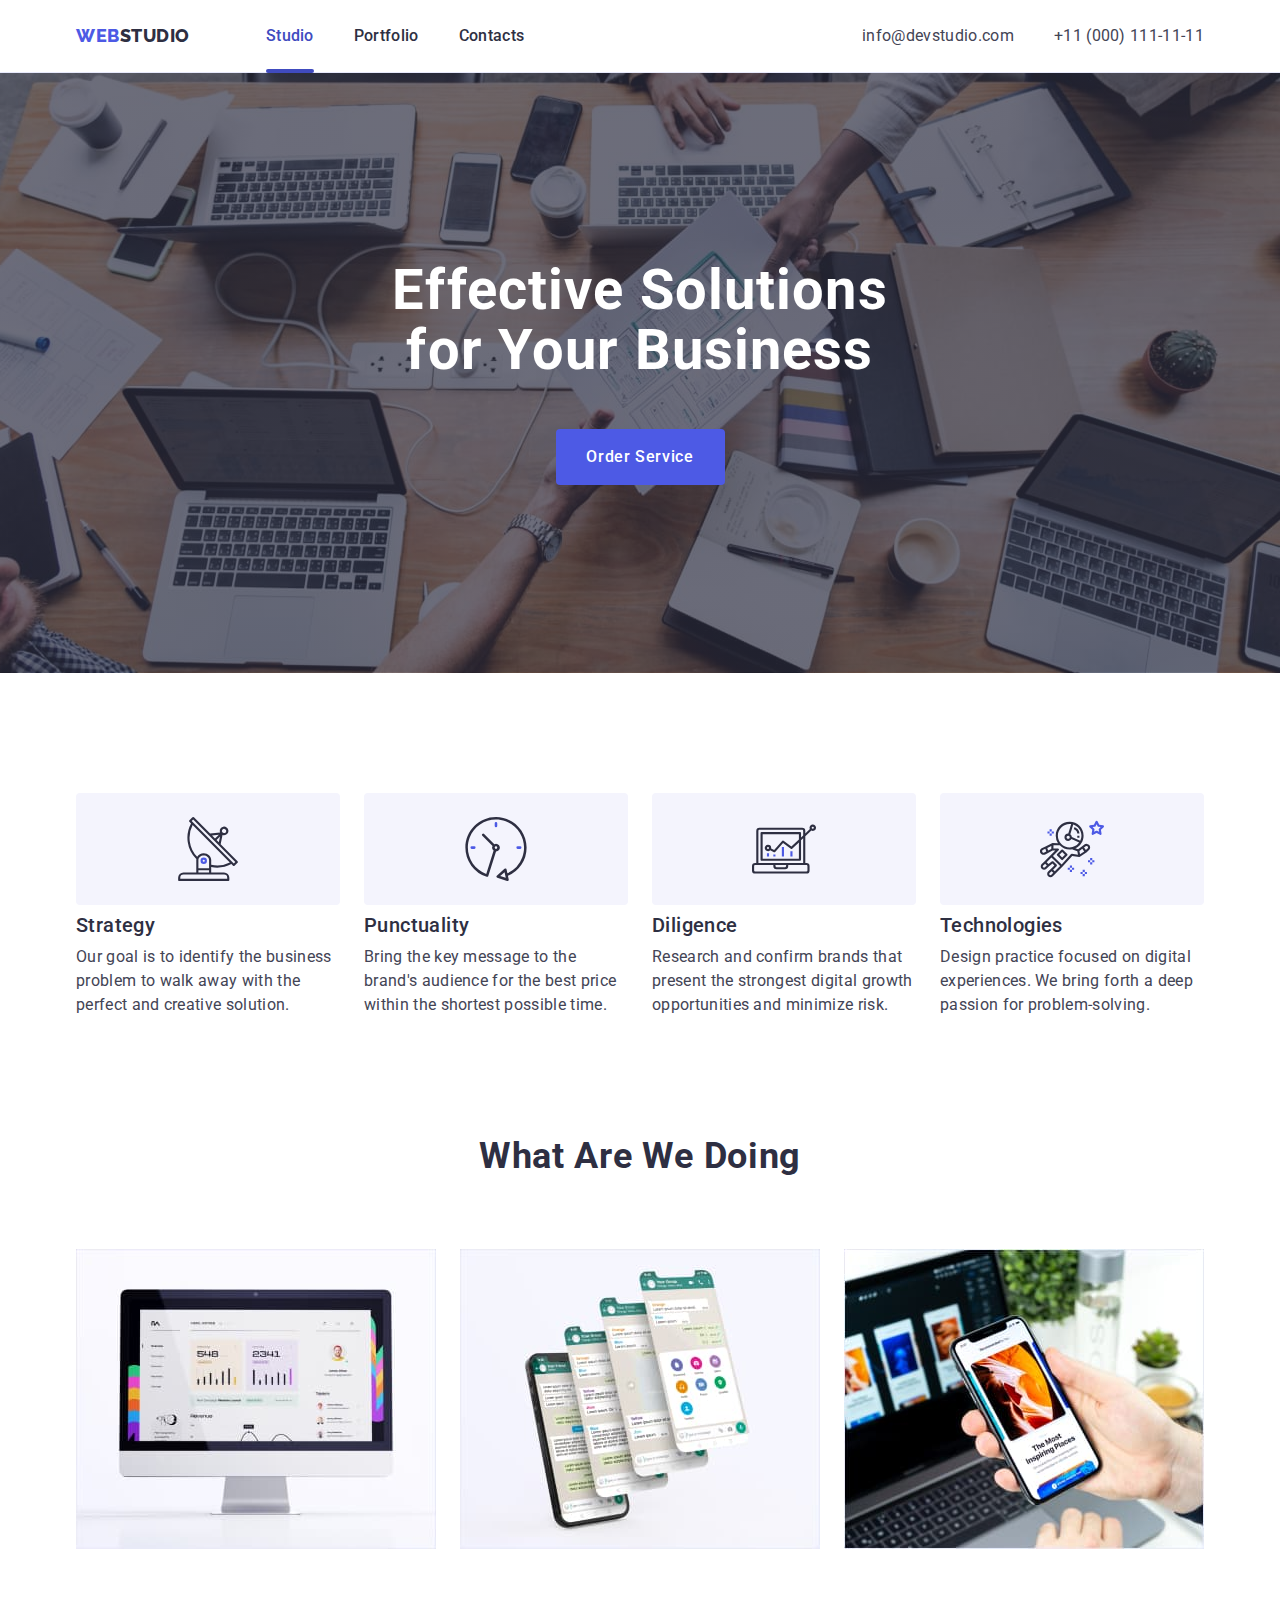
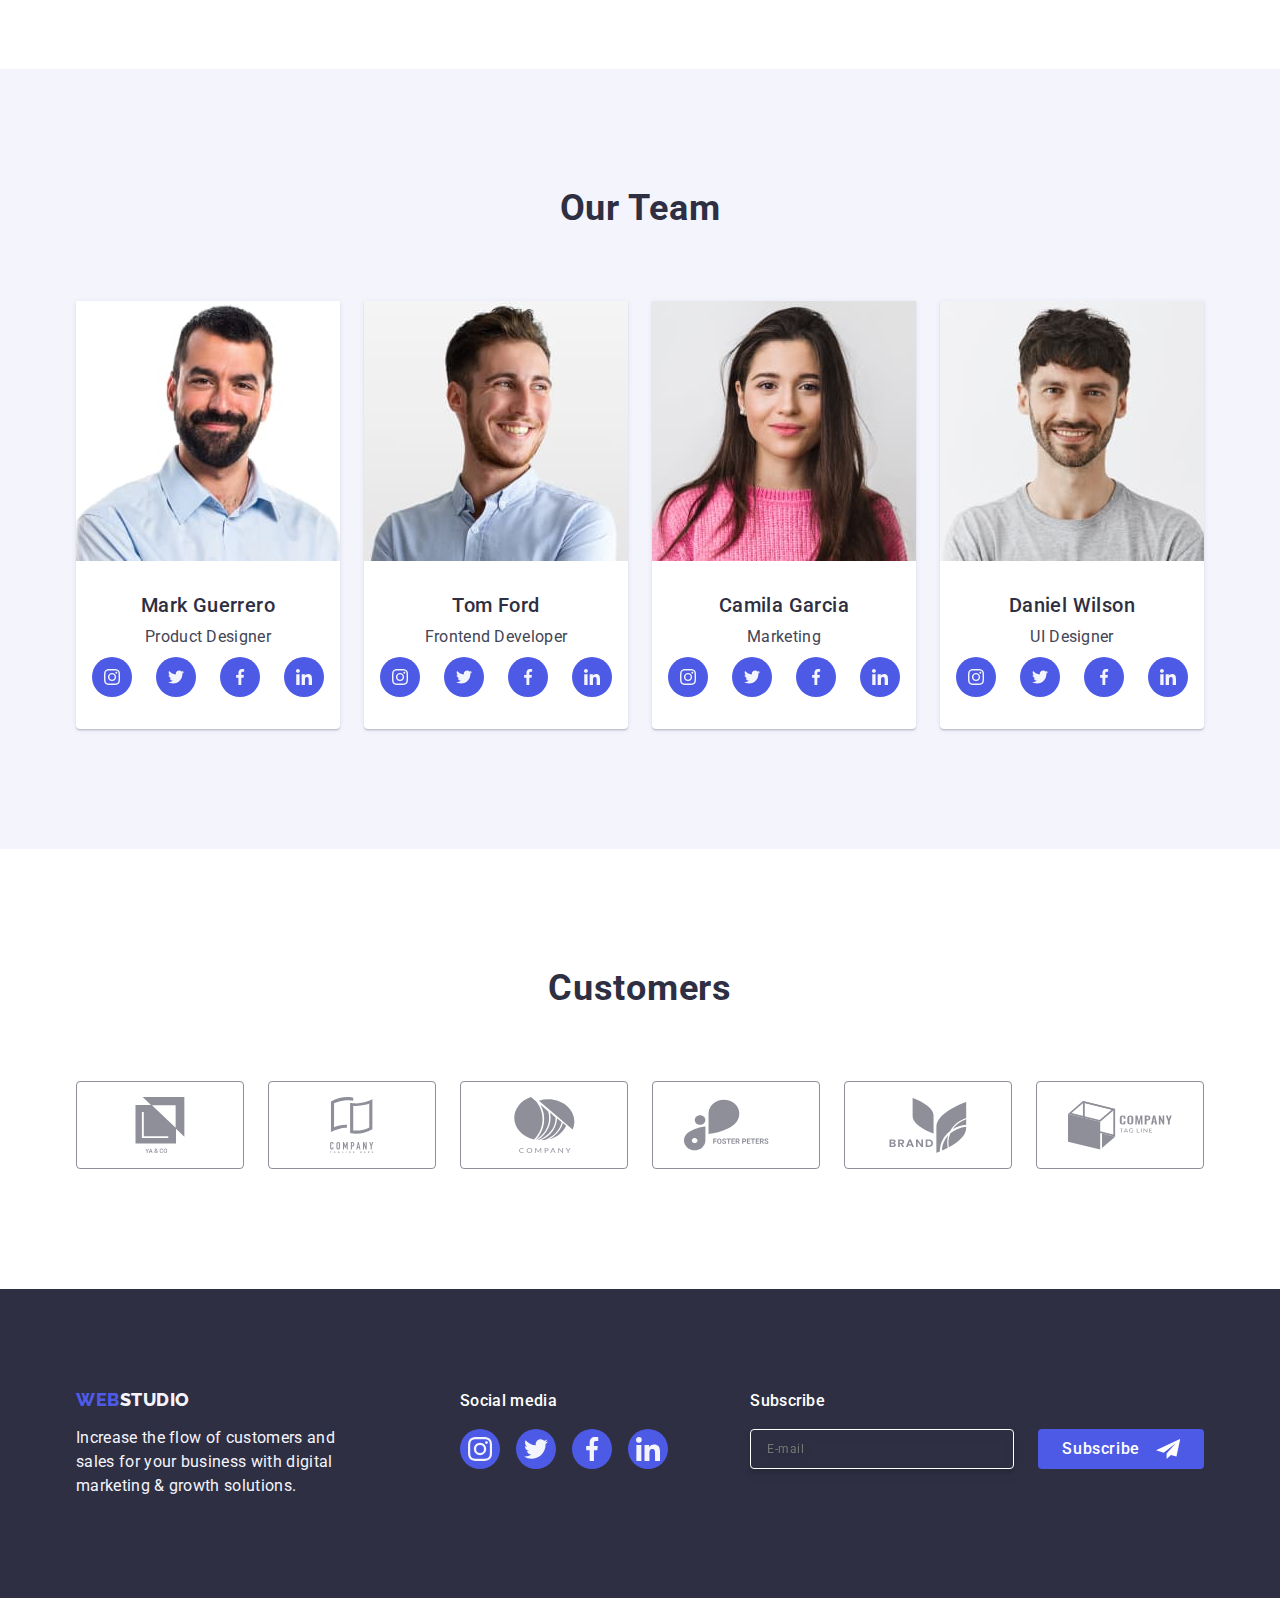
<file: index.html>
<!DOCTYPE html>
<html lang="en">
<head>
    <title>WebStudio</title>
    <meta charset="utf-8" />
    <!-- Fonts -->
    <link rel="preconnect" href="https://fonts.googleapis.com">
    <link rel="preconnect" href="https://fonts.gstatic.com" crossorigin><link rel="preconnect" href="https://fonts.googleapis.com">
    <link rel="preconnect" href="https://fonts.gstatic.com" crossorigin>
    <link href="https://fonts.googleapis.com/css2?family=Raleway:wght@800&family=Roboto:wght@400;500;700;900&display=swap" rel="stylesheet">

    <link rel="stylesheet" href="styles/modern-normalize.min.css" >
    <link rel="stylesheet" href="./styles/styles.css">
    <link rel="stylesheet" href="./css/styles.css">
  </head>



  <body>
    <!-- Service information-->
    <header class="header">
        <div class="header-div container">
          <nav class="nav">
            <a href="./index.html" class="header_logo link"
              >Web<span class="header_logo_black">Studio</span></a
            >
            <ul class="menu list">
              <li>
                <a href="./index.html" class="active menu-item link">Studio</a>
              </li>
              <li>
                <a href="./portfolio.html" class="menu-item link">Portfolio</a>
              </li>
              <li><a href="" class="menu-item link">Contacts</a></li>
            </ul>
          </nav>
          <address class="header-address">
            <ul class="address-list list">
                <li><a href="mailto:info@devstudio.com" class="contact-link">info@devstudio.com</a>
                </li>
                <li><a href="tel:+110001111111" class="contact-link" >+11 (000) 111-11-11</a>
                </li>
            </ul>
          </address>
        </div>
      </header>

    <main>
        <section class="headbox">
            <div class="container">
                <h1 class="head">Effective Solutions for Your Business</h1>
                <button type="button" class="order_button" data-modal-open> Order Service </button>
            </div>
        </section>


    <!-- Features -->


        <section class="benefits_feature">
            <div class="container">
                <h2 class="headline_features visually-hidden" hidden >Our Advantages</h2>
                <ul class="feature_item list">
                    <li class="feature_data"> 
                        <div class="feature_icon-container">
                            <svg class="feature_icons" width="64" height="64">
                            <use href="./images/icons.svg#icon-Icon-1"></use></svg>
                        </div>
                        <h3 class="features">Strategy</h3>
                        <p class="feature-line"> Our goal is to identify the business problem to walk away with the perfect and creative solution.</p>
                    </li>

                    <li class="feature_data">
                        <div class="feature_icon-container">
                            <svg class="feature_icons" width="64" height="64">
                            <use href="./images/icons.svg#icon-clock-1"></use></svg>
                        </div>
                        <h3 class="features">Punctuality</h3>
                        <p class="feature-line">Bring the key message to the brand's audience for the best price within the shortest possible time.</p>
                    </li>
                    <li class="feature_data">
                        <div class="feature_icon-container">
                            <svg class="feature_icons" width="64" height="64">
                            <use href="./images/icons.svg#icon-diagram-1"></use></svg>
                        </div>
                        <h3 class="features">Diligence</h3>
                        <p class="feature-line">Research and confirm brands that present the strongest digital growth opportunities and minimize risk.</p>
                    </li>
                    <li class="feature_data">
                        <div class="feature_icon-container">
                            <svg class="feature_icons" width="64" height="64">
                            <use href="./images/icons.svg#icon-astronaut-1"></use></svg>
                        </div>
                        <h3 class="features">Technologies</h3>
                        <p class="feature-line"> Design practice focused on digital experiences. We bring forth a deep passion for problem-solving.</p>
                    </li>
                </ul>
            </div>
        </section>

        

     <!-- Duties -->

        <section class="benefits_duties">
            <div class="container">
                <h2 class="headline_duties margin_duties">What are we doing</h2>
                <ul class="feature_item list">
                    <li class="team_data"><img src="./images/Rectangle71(1).jpg" alt="PC" width="360" height="300"></li>
                    <li class="team_data"><img src="./images/img2(1).jpg" alt="Phone screens" width="360" height="300"></li>
                    <li class="team_data"><img src="./images/img3(1).jpg" alt="Phone in hand" width="360" height="300"></li>
                </ul>
            </div>
        </section>

    <!-- Team-info -->

        <section class="team_section">
            <div class="container">
                <h2 class="headline_team margin_team">Our Team</h2>
                <ul class="team_item list">
                    <li class="team_color"><img class="studio_img" src="./images/img(1).jpg"  alt="Product Designer" width="264" height="260">
                        <div class="team_wrapper">
                            <h3 class="team_line">Mark Guerrero</h3>
                            <p class="team_par">Product Designer</p>
                            <ul class="social_media_list list">
                                <li class="social-media-item">
                                    <a class="social-media-link" href="">
                                        <svg class="social-media-icon" width="16" height="16">
                                        <use href="./images/icons.svg#icon-instagram-2"></use></svg>
                                    </a>
                                </li>
                                <li class="social-media-item">
                                    <a class="social-media-link" href="">
                                        <svg class="social-media-icon" width="16" height="16">
                                        <use href="./images/icons.svg#icon-twitter-1"></use></svg>
                                    </a>
                                </li>
                                <li class="social-media-item">
                                    <a class="social-media-link" href="">
                                        <svg class="social-media-icon" width="16" height="16">
                                        <use href="./images/icons.svg#icon-facebook-1"></use></svg>
                                    </a>
                                </li>
                                <li class="social-media-item">
                                    <a class="social-media-link" href="">
                                        <svg class="social-media-icon" width="16" height="16">
                                        <use href="./images/icons.svg#icon-linkedin-1"></use></svg>
                                    </a>
                                </li>
                            </ul>
                        </div>
                    </li>
                    <li class="team_color"><img class="studio_img" src="./images/img(1)(1).jpg" alt="Frontend Developer" width="264" height="260">
                        <div class="team_wrapper">
                            <h3 class="team_line">Tom Ford</h3>
                            <p class="team_par">Frontend Developer</p>
                            <ul class="social_media_list list">
                                <li class="social-media-item">
                                    <a class="social-media-link" href="">
                                        <svg class="social-media-icon" width="16" height="16">
                                        <use href="./images/icons.svg#icon-instagram-2"></use></svg>
                                    </a>
                                </li>
                                <li class="social-media-item">
                                    <a class="social-media-link" href="">
                                        <svg class="social-media-icon" width="16" height="16">
                                        <use href="./images/icons.svg#icon-twitter-1"></use></svg>
                                    </a>
                                </li>
                                <li class="social-media-item">
                                    <a class="social-media-link" href="">
                                        <svg class="social-media-icon" width="16" height="16">
                                        <use href="./images/icons.svg#icon-facebook-1"></use></svg>
                                    </a>
                                </li>
                                <li class="social-media-item">
                                    <a class="social-media-link" href="">
                                        <svg class="social-media-icon" width="16" height="16">
                                        <use href="./images/icons.svg#icon-linkedin-1"></use></svg>
                                    </a>
                                </li>
                            </ul>
                        </div>
                    </li>

                    <li class="team_color"><img class="studio_img" src="./images/img(2)(1).jpg" alt="Marketing" width="264" height="260">
                        <div class="team_wrapper">
                            <h3 class="team_line">Camila Garcia</h3>
                            <p class="team_par">Marketing</p>
                            <ul class="social_media_list list">
                                <li class="social-media-item">
                                    <a class="social-media-link" href="">
                                        <svg class="social-media-icon" width="16" height="16">
                                        <use href="./images/icons.svg#icon-instagram-2"></use></svg>
                                    </a>
                                </li>
                                <li class="social-media-item">
                                    <a class="social-media-link" href="">
                                        <svg class="social-media-icon" width="16" height="16">
                                        <use href="./images/icons.svg#icon-twitter-1"></use></svg>
                                    </a>
                                </li>
                                <li class="social-media-item">
                                    <a class="social-media-link" href="">
                                        <svg class="social-media-icon" width="16" height="16">
                                        <use href="./images/icons.svg#icon-facebook-1"></use></svg>
                                    </a>
                                </li>
                                <li class="social-media-item">
                                    <a class="social-media-link" href="">
                                        <svg class="social-media-icon" width="16" height="16">
                                        <use href="./images/icons.svg#icon-linkedin-1"></use></svg>
                                    </a>
                                </li>
                            </ul>
                        </div>
                    </li>
                    
                    <li class="team_color"><img class="studio_img" src="./images/img(3)(1).jpg" alt="UI Designer" width="264" height="260">
                        <div class="team_wrapper">
                             <h3 class="team_line">Daniel Wilson</h3>
                            <p class="team_par">UI Designer</p>
                            <ul class="social_media_list list">
                                <li class="social-media-item">
                                    <a class="social-media-link" href="">
                                        <svg class="social-media-icon" width="16" height="16">
                                        <use href="./images/icons.svg#icon-instagram-2"></use></svg>
                                    </a>
                                </li>
                                <li class="social-media-item">
                                    <a class="social-media-link" href="">
                                        <svg class="social-media-icon" width="16" height="16">
                                        <use href="./images/icons.svg#icon-twitter-1"></use></svg>
                                    </a>
                                </li>
                                <li class="social-media-item">
                                    <a class="social-media-link" href="">
                                        <svg class="social-media-icon" width="16" height="16">
                                        <use href="./images/icons.svg#icon-facebook-1"></use></svg>
                                    </a>
                                </li>
                                <li class="social-media-item">
                                    <a class="social-media-link" href="">
                                        <svg class="social-media-icon" width="16" height="16">
                                        <use href="./images/icons.svg#icon-linkedin-1"></use></svg>
                                    </a>
                                </li>
                            </ul>
                        </div>
                    </li>
                </ul>
            </div>
        </section>

        <section class="benefits_feature">
            <div class="container">
                <h2 class="headline_team margin_team">Customers</h2>
                <ul class="feature_item list">
                    <li class="company-logo-item">
                        <a class="company-link" href="">
                            <svg class="company-item" width="104" height="56">
                            <use href="./images/icons.svg#icon-Logo"></use></svg>
                        </a>
                    </li>
                    <li class="company-logo-item">
                        <a class="company-link" href="">
                            <svg class="company-item" width="104" height="56">
                                <use href="./images/icons.svg#icon-group"></use></svg>
                        </a>
                    </li>
                    <li class="company-logo-item">
                        <a class="company-link" href="">
                            <svg class="company-item" width="104" height="56">
                            <use href="./images/icons.svg#icon-group-1"></use></svg>
                        </a>
                    </li>
                    <li class="company-logo-item">
                        <a class="company-link" href="">
                            <svg class="company-item" width="104" height="56">
                            <use href="./images/icons.svg#icon-group-2"></use></svg>
                        </a>
                    </li>
                    <li class="company-logo-item">
                        <a class="company-link" href="">
                            <svg class="company-item" width="104" height="56">
                            <use href="./images/icons.svg#icon-group-3"></use></svg>
                        </a>
                    </li>
                    <li class="company-logo-item">
                        <a class="company-link" href="">
                            <svg class="company-item" width="104" height="56">
                            <use href="./images/icons.svg#icon-group-4"></use></svg>
                        </a>
                    </li>
                </ul>
            </div>
        </section>

    </main>

    <!-- Footer -->


    <footer class="footer_section">
        <div class="footer-container container">
            <div class="footer-logo-container">
                <a class="footer_logo link" href="./index.html"> Web<span class="footer_logo_white">Studio</span></a>
                <p class="footer_line">Increase the flow of customers and sales for your business with digital marketing & growth solutions.</p>
            </div>
            <div class="footer-medias-container ">
                <p class="footer-text">Social media</p>
                <ul class="footer-list list">
                    <li class="social-media-item">
                        <a class="social-link-footer" href="">
                                <svg class="social_icons" width="24" height="24">
                                <use href="./images/icons.svg#icon-instagram-2"></use></svg>
                        </a>
                    </li>
                    <li class="social-media-item">
                        <a class="social-link-footer" href="">
                                <svg class="social_icons" width="24" height="24">
                                <use href="./images/icons.svg#icon-twitter-1"></use></svg>
                        </a>
                    </li>
                    <li class="social-media-item">
                        <a class="social-link-footer" href="">
                                <svg class="social_icons" width="24" height="24">
                                <use href="./images/icons.svg#icon-facebook-1"></use></svg>
                            
                        </a>
                    </li>
                    <li class="social-media-item">
                        <a class="social-link-footer" href="">
                                <svg class="social_icons" width="24" height="24">
                                <use href="./images/icons.svg#icon-linkedin-1"></use></svg>
                        </a>
                    </li>
                </ul>
            </div>
            <div class="footer-form-container">
                <p class="footer-text">Subscribe</p>
                <form class="footer-form">
                    <label class="footer-field">
                        <input class="footer-input" type="email" name="email" placeholder="E-mail" />
                    </label>
                    <button type="submit" class="footer-subscribe-btn">
                        Subscribe
                        <svg class="footer-subscribe-icon" width="24" height="24">
                            <use href="./images/icons.svg#icon-plane"></use>
                        </svg>
                    </button>
                </form>
            </div>
        </div>
    </footer>

    <!-- Modal Window -->
    <div class="backdrop is-hidden" data-modal>
        <div class="modal">        
            <button type="button" class="modal-btn" data-modal-close>
                <svg class="modal-icon" width="8" height="8">
                <use href="./images/icons.svg#icon-close-black-18dp-2-1"></use></svg>
            </button>

        <p class="form-title">Leave your contacts and we will call you back</p>

        <form class="form-wrapper" name="client-name" autocomplete="off">

        <div class="form-container">
            <label class="form-label"  for="user-name">Name</label>
            <div class="form-wrapper"> 
                <input class="form-input" type="text" id="user-name" name="user-name">
                <svg class="icon-modal" width="18" height="24">
                <use href="./images/icons.svg#icon-person-black"></use></svg>
            </div>
        </div>

        <div class="form-container">
            <label class="form-label" for="tel"> Phone </label>
            <div class="form-wrapper">
                <input class="form-input" type="text" name="phone" id="tel">
                <svg class="icon-modal" width="18" height="24">
                <use href="./images/icons.svg#icon-phone"></use></svg>
            </div>
        </div>

        <div class="form-container">
        <label class="form-label" for="email">Email </label>
        <div class="form-wrapper">
        <input class="form-input" type="text" name="email" id="email">
        <svg class="icon-modal" width="18" height="24">
            <use href="./images/icons.svg#icon-convert">
            </use>
        </svg>
        </div>
  </div>

  <div class="form-comment">
      <label class="form-label" for="user-comment"> Comment</label> 
      <textarea class="form-input-comment" name="user-comment" placeholder="Text input" id="user-comment">
      </textarea>
  </div>

      <div class="form-privacy">
        <input class="checkbox visually-hidden" type="checkbox" value="true"  id="user-privacy" name="user-privacy">
        <label class="checkbox-text" for="user-privacy" >
          <span class="checkbox-prop">
            <svg class="checkbox-icon" width="10" height="8">
              <use href="./images/icons.svg#icon-bird">
              </use>
            </svg>
          </span>  
          I accept the terms and conditions of the <a href="" class="checkbox-text-link">Privacy Policy</a>
        </label>
    </div>

    <button class="form-button" type="submit">Send</button>
  
    </form>
    </div>

</div>



    

    <script src="./js/modal.js"></script>
  </body>
</html>
</file>
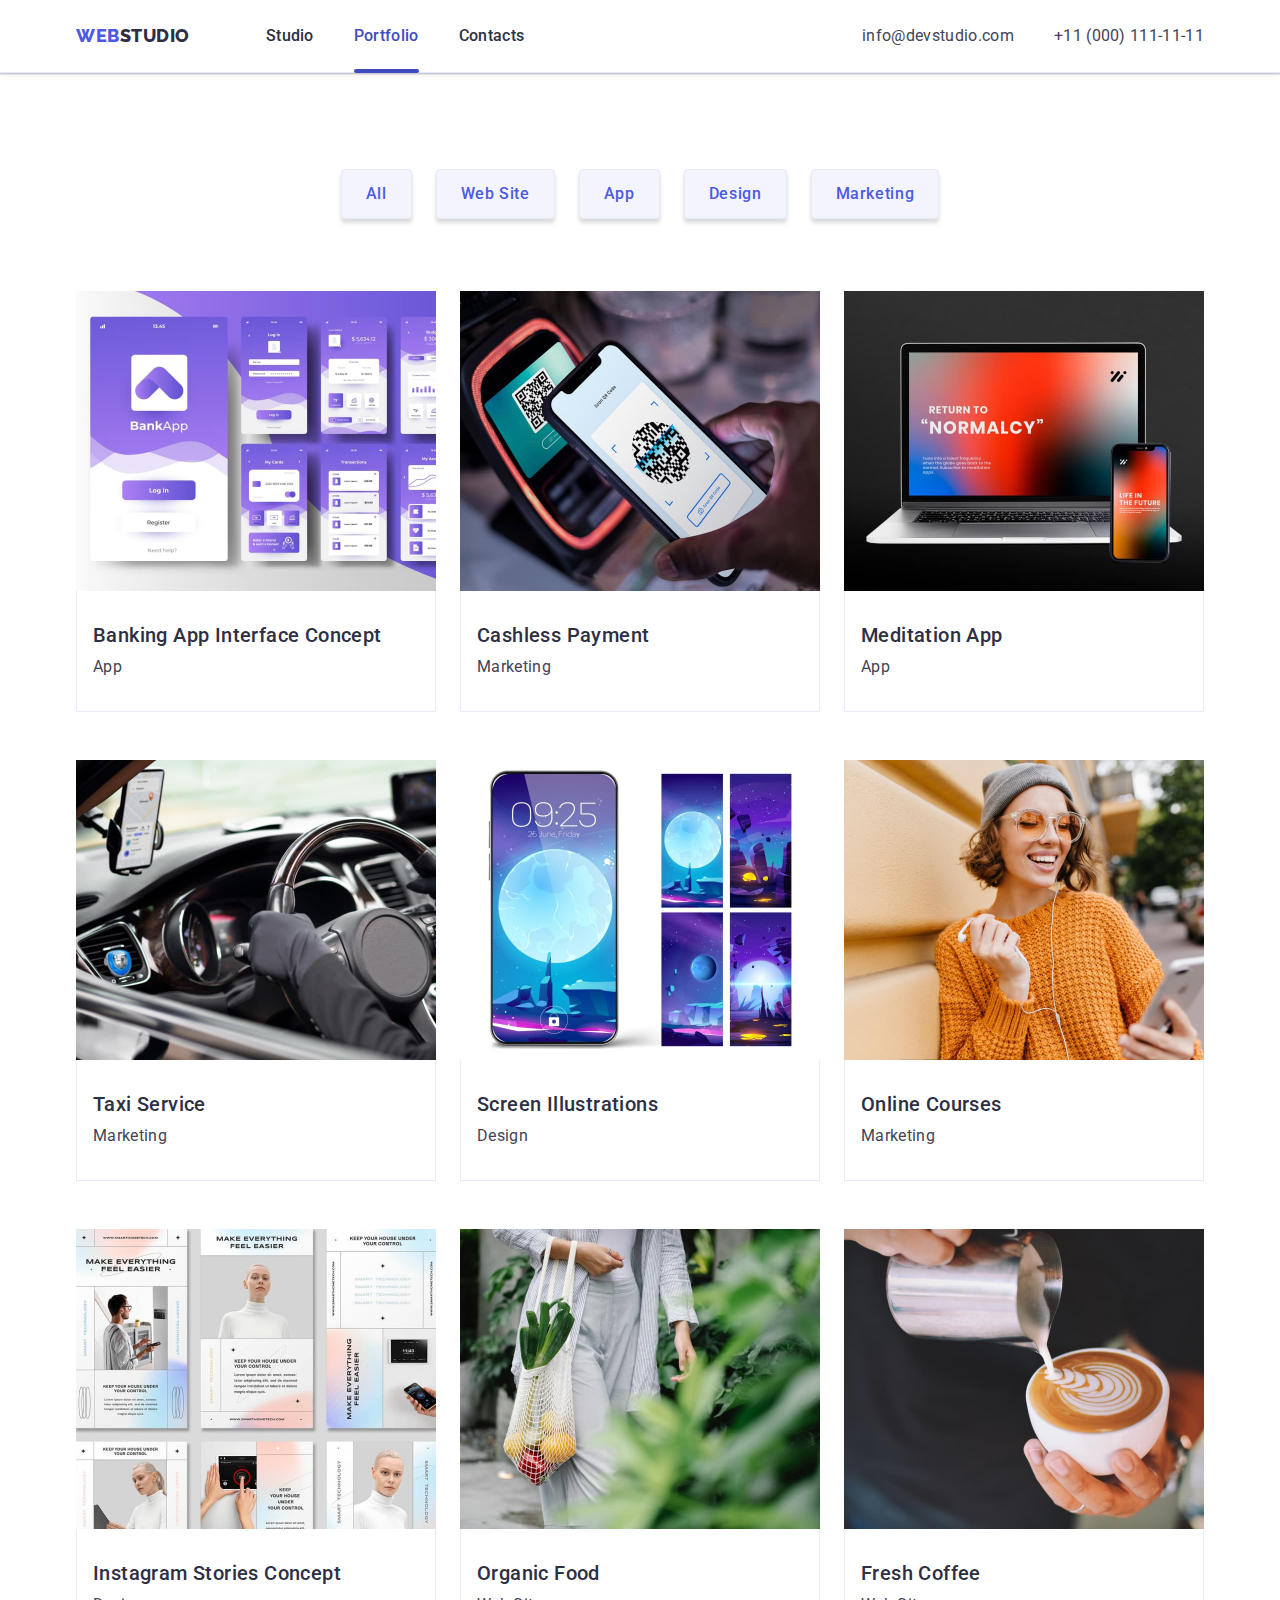
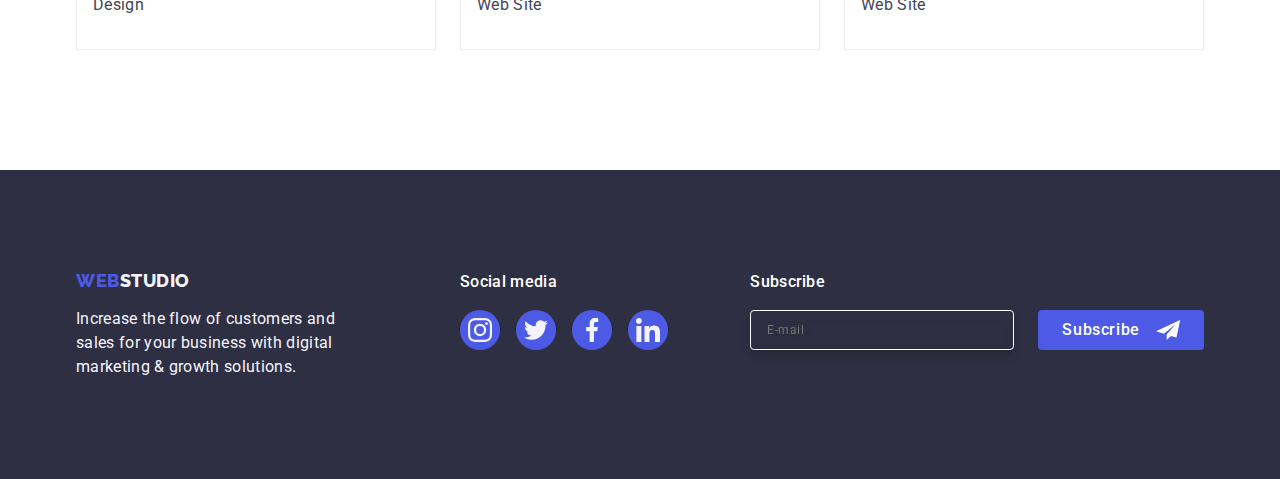
<file: portfolio.html>
<!DOCTYPE html>
<html lang="en">

<head>
    <title>WebStudio</title>
    <meta charset="utf-8" />
    <!-- Fonts -->
    <link rel="preconnect" href="https://fonts.googleapis.com">
    <link rel="preconnect" href="https://fonts.gstatic.com" crossorigin><link rel="preconnect" href="https://fonts.googleapis.com">
    <link rel="preconnect" href="https://fonts.gstatic.com" crossorigin>
    <link href="https://fonts.googleapis.com/css2?family=Raleway:wght@800&family=Roboto:wght@400;500;700;900&display=swap" rel="stylesheet">

    <link rel="stylesheet" href="styles/modern-normalize.min.css" >
    <link rel="stylesheet" href="./styles/styles.css">
    <link rel="stylesheet" href="./css/styles.css">
  </head>


<body>
    <!-- Service information-->
    <header class="header">
        <div class="header-div container">
          <nav class="nav">
            <a href="./index.html" class="header_logo link"
              >Web<span class="header_logo_black">Studio</span></a
            >
            <ul class="menu list">
              <li>
                <a href="./index.html" class="menu-item link">Studio</a>
              </li>
              <li>
                <a href="./portfolio.html" class="active menu-item link">Portfolio</a>
              </li>
              <li><a href="" class="menu-item link">Contacts</a></li>
            </ul>
          </nav>
          <address class="header-address">
            <ul class="address-list list">
                <li><a href="mailto:info@devstudio.com" class="contact-link">info@devstudio.com</a>
                </li>
                <li><a href="tel:+110001111111" class="contact-link" >+11 (000) 111-11-11</a>
                </li>
            </ul>
          </address>
        </div>
      </header>

    <main>

        <!-- Offer -->


        <section class="offer">
            <div class="container">
                <h1 class="visually-hidden">Portfolio</h1>
                <ul class="menu_button_line list">
                    <li><button type="button" class="menu_button">All</button></li>
                    <li><button type="button" class="menu_button">Web Site</button></li>
                    <li><button type="button" class="menu_button">App</button></li>
                    <li><button type="button" class="menu_button">Design</button></li>
                    <li><button type="button" class="menu_button">Marketing</button></li>
                </ul>

                <ul class="portfolio_item list">

                        
                    <li class="portfolio_data">
                        <a class="portfolio_link link" href="#">
                                    
                            <div class="pj-wrapper">
                                <img  src="./images/1.jpg" alt="Banking App Interface Concept" width="360" height="300">
                                <p class="overlay-text">
                                    14 Stylish and User-Friendly App Design Concepts · Task
                                    Manager App · Calorie Tracker App · Exotic Fruit Ecommerce
                                    App · Cloud Storage App
                                </p>
                            </div>

                            <div class="wrapper_portfolio">

                                <h2 class="offer_line">Banking App Interface Concept</h2>
                                <p class="offer_exp">App</p>

                            </div>
                        </a>
                    </li>       

                                     
                       
                    <li class="portfolio_data">
                        <a class="portfolio_link link" href="#">

                            <div class="pj-wrapper">
                                <img src="./images/2.jpg" alt="Cashless Payment" width="360" height="300">
                                <p class="overlay-text">
                                    14 Stylish and User-Friendly App Design Concepts · Task
                                    Manager App · Calorie Tracker App · Exotic Fruit Ecommerce
                                    App · Cloud Storage App
                                </p>
                            </div>
                            <div class="wrapper_portfolio">

                                <h2 class="offer_line">Cashless Payment</h2>
                                <p class="offer_exp">Marketing</p>     

                            </div>
                        </a>
                    </li>



                    <li class="portfolio_data">
                        <a class=" portfolio_link link" href="#">

                            <div class="pj-wrapper">
                                <img src="./images/3.jpg" alt="Meditation App" width="360" height="300">
                                <p class="overlay-text">
                                    14 Stylish and User-Friendly App Design Concepts · Task
                                    Manager App · Calorie Tracker App · Exotic Fruit Ecommerce
                                    App · Cloud Storage App
                                </p>
                            </div>
                            <div class="wrapper_portfolio">

                                <h2 class="offer_line">Meditation App</h2>
                                <p class="offer_exp">App</p>
                        
                            </div>
                        </a>
                    </li>


            
            

                    <li class="portfolio_data">
                        <a class="portfolio_link  link" href="#">
                            <div class="pj-wrapper">
                                <img src="./images/4.jpg" alt="Taxi Service" width="360" height="300">
                                <p class="overlay-text">
                                    14 Stylish and User-Friendly App Design Concepts · Task
                                    Manager App · Calorie Tracker App · Exotic Fruit Ecommerce
                                    App · Cloud Storage App
                                </p>
                            </div>
                            <div class="wrapper_portfolio">

                                <h2 class="offer_line">Taxi Service</h2>
                                <p class="offer_exp">Marketing</p>

                            </div>
                        </a>
                    </li>

            
            
            

                    <li class="portfolio_data">
                        <a class="portfolio_link link" href="#">
                            <div class="pj-wrapper">
                                <img  src="./images/5.jpg" alt="Screen Illustrations" width="360" height="300">
                                <p class="overlay-text">
                                    14 Stylish and User-Friendly App Design Concepts · Task
                                    Manager App · Calorie Tracker App · Exotic Fruit Ecommerce
                                    App · Cloud Storage App
                                </p>
                            </div>
                            <div class="wrapper_portfolio">

                                <h2 class="offer_line">Screen Illustrations</h2>
                                <p class="offer_exp">Design</p>

                            </div>
                        </a>
                    </li>

            
            

                    <li class="portfolio_data">
                        <a class="portfolio_link link" href="#">
                            <div class="pj-wrapper">
                                <img  src="./images/6.jpg" alt="Girl" width="360" height="300">
                                <p class="overlay-text">
                                    14 Stylish and User-Friendly App Design Concepts · Task
                                    Manager App · Calorie Tracker App · Exotic Fruit Ecommerce
                                    App · Cloud Storage App
                                </p>
                            </div>
                            <div class="wrapper_portfolio">

                                <h2 class="offer_line">Online Courses</h2>
                                <p class="offer_exp">Marketing</p>

                            </div>
                        </a>
                    </li>

            
            
            

                    <li class="portfolio_data">
                        <a class="portfolio_link link"  href="#">
                            <div class="pj-wrapper">
                                <img src="./images/7.jpg" alt="Instagram Stories Concept" width="360" height="300">
                                <p class="overlay-text">
                                    14 Stylish and User-Friendly App Design Concepts · Task
                                    Manager App · Calorie Tracker App · Exotic Fruit Ecommerce
                                    App · Cloud Storage App
                                </p>
                            </div>
                            <div class="wrapper_portfolio">

                                <h2 class="offer_line">Instagram Stories Concept</h2>
                                <p class="offer_exp">Design</p>

                            </div>
                        </a>
                    </li>

            
            
 
                    <li class="portfolio_data">
                        <a class="portfolio_link link" href="#">
                            <div class="pj-wrapper">
                                <img  src="./images/8.jpg" alt="Food bag" width="360" height="300">
                                <p class="overlay-text">
                                    14 Stylish and User-Friendly App Design Concepts · Task
                                    Manager App · Calorie Tracker App · Exotic Fruit Ecommerce
                                    App · Cloud Storage App
                                </p>
                            </div>
                            <div class="wrapper_portfolio">

                                <h2 class="offer_line">Organic Food</h2>
                                <p class="offer_exp">Web Site</p>
                            </div>
                        </a>
                    </li>

            
                    <li class="portfolio_data">
                        <a class="portfolio_link link" href="#">
                            <div class="pj-wrapper">
                                <img src="./images/9.jpg" alt="Fresh Coffee" width="360" height="300">
                                <p class="overlay-text">
                                    14 Stylish and User-Friendly App Design Concepts · Task
                                    Manager App · Calorie Tracker App · Exotic Fruit Ecommerce
                                    App · Cloud Storage App
                                </p>
                            </div>
                            <div class="wrapper_portfolio">
                                <h2 class="offer_line">Fresh Coffee</h2>
                                <p class="offer_exp">Web Site</p>

                            </div>
                        </a>
                    </li>

            
            
                </ul>
            </div>
        </section>


    </main>


    <!-- Footer -->

    <footer class="footer_section">
        <div class="footer-container container">
            <div class="footer-logo-container">
                <a class="footer_logo link" href="./index.html"> Web<span class="footer_logo_white">Studio</span></a>
                <p class="footer_line">Increase the flow of customers and sales for your business with digital marketing & growth solutions.</p>
            </div>
            <div class="footer-medias-container ">
                <p class="footer-text">Social media</p>
                <ul class="footer-list list">
                    <li class="social-media-item">
                        <a class="social-link-footer" href="">
                                <svg class="social_icons" width="24" height="24">
                                <use href="./images/icons.svg#icon-instagram-2"></use></svg>
                        </a>
                    </li>
                    <li class="social-media-item">
                        <a class="social-link-footer" href="">
                                <svg class="social_icons" width="24" height="24">
                                <use href="./images/icons.svg#icon-twitter-1"></use></svg>
                        </a>
                    </li>
                    <li class="social-media-item">
                        <a class="social-link-footer" href="">
                                <svg class="social_icons" width="24" height="24">
                                <use href="./images/icons.svg#icon-facebook-1"></use></svg>
                            
                        </a>
                    </li>
                    <li class="social-media-item">
                        <a class="social-link-footer" href="">
                                <svg class="social_icons" width="24" height="24">
                                <use href="./images/icons.svg#icon-linkedin-1"></use></svg>
                        </a>
                    </li>
                </ul>
            </div>

            <div class="footer-form-container">
                <p class="footer-text">Subscribe</p>
                <form class="footer-form">
                    <label class="footer-field">
                        <input class="footer-input" type="email" name="email" placeholder="E-mail" />
                    </label>
                    <button type="submit" class="footer-subscribe-btn">
                        Subscribe
                        <svg class="footer-subscribe-icon" width="24" height="24">
                            <use href="./images/icons.svg#icon-plane"></use>
                        </svg>
                    </button>
                </form>
            </div>
        </div>
    </footer>


</body>

</html>
</file>
<file: styles/styles.css>
/*Styles*/

/* 
*,
*::before,
*::after {
  box-sizing: border-box;
} */

/* main{
    flex-grow: 1;
} */

/*Main - Styles*/
:root{
--cloud-color:#F4F4FD;
--blue-color: #4d5ae5;
--dark-blue-color: #404bbf;
--white-color: #ffffff;
--green-color: #31d0aa;
--grey-color: #8e8f99;
--link-color:#2e2f42;
--modal-color: #2e2f4266;
--another-white:#fcfcfc;
--cross-color: #e7e9fc;
--anim: 250ms;

}


ul {
    padding: 0;
    margin: 0;
  }

  h1,h2,h3,h4,h5,h6{
    margin: 0;
  }

  p{
    margin: 0;
  }
  .container {
    width: 1158px;
    margin: 0 auto;
    padding-left: 15px;
    padding-right: 15px;
  }

  .team-container {
    width: 1158px;
    margin: 0 auto;
    padding-left: 15px;
    padding-right: 15px;
    padding-top: 32px;
    padding-bottom: 32px;
  }


  img {
    display: block;
    max-width: 100%;
    height: auto;}




.visually-hidden {
    position: absolute;
    width: 1px;
    height: 1px;
    margin: -1px;
    border: 0;
    padding: 0;
    white-space: nowrap;
    clip-path: inset(100%);
    clip: rect(0 0 0 0);
    overflow: hidden;
}


/* HEADER */

.header {
    border-bottom: 1px solid #e7e9fc;
    box-shadow: 0px 2px 1px rgba(46, 47, 66, 0.08), 
    0px 1px 1px rgba(46, 47, 66, 0.16), 0px 1px 6px rgba(46, 47, 66, 0.08); 
}

.header-div{
    display: flex;
    align-items: center;
}

.menu {
    display: flex;
    gap: 40px;
}


.menu-item {
    display: block;
    color: var(--link-color);
    padding: 24px 0;
    transition: color 250ms cubic-bezier(0.4, 0, 0.2, 1);
    position: relative;
    text-decoration: none;
    align-items: flex-start;
}

.menu-item.active::after {
    content: "";
    position: absolute;
    bottom: 0px;
    left: 0;
    display: block;
    width: 100%;
    height: 4px;
    background-color: var(--dark-blue-color);
    bottom: -1px;
    border-radius: 2px;
  }
  .active {
    color: var(--dark-blue-color) !important;
    position: relative;
  }



.address-list {
    display: flex;
    gap: 40px;
}



/* FOOTER */

.form{
    position: relative;
}

.footer-form-container{
  margin-left: auto;
}


.footer_section{
    padding: 100px 0;
    background-color: var(--secondary-color);
}

.footer-logo-container {
  margin-right: 120px;
}

.footer-container {
  display: flex;
  align-items: baseline;
}

.footer-list {
  display: flex;
  gap: 16px;
}
.footer-text {
  font-weight: 500;
  font-size: 16px;
  line-height: 1.5;
  letter-spacing: 0.02em;
  color: var(--white-color);
  margin-bottom: 16px;
}

.footer-form{
  display: flex;
  gap: 24px;
  flex-direction: row;
  align-items: flex-end;
}

.footer-input{
  background-color: transparent;
  line-height: 1.5;
  letter-spacing: 0.04em;
  filter: drop-shadow(0px 4px 4px rgba(0, 0, 0, 0.15));
  color: var(--white-color);
  font-size: 12px;
  padding: 8px 16px;
  width: 264px;
  height: 40px;
  border-radius: 4px;
  border: 1px solid #fff;
  box-shadow: 0px 4px 4px 0px rgba(0, 0, 0, 0.15);
}

.footer-subscribe-btn {
  display: flex;
  justify-content: center;
  min-width: 165px;
  height: 40px;
  align-items: center;
  border-radius: 4px;
  background: var(--blue-color);
  border: none;
  color: var(--white-color);
  text-align: center;
  font-size: 16px;
  font-weight: 500;
  line-height: 24px;
  letter-spacing: 0.64px;
  padding: 8px 24px;
  cursor: pointer;
}

.footer-subscribe-icon {
  fill: var(--white-color);
  margin-left: 16px;
}

/* STUDIO */
.headbox{ 
  background-image: linear-gradient(rgba(46, 47, 66, 0.7), rgba(46, 47, 66, 0.7)), 
  url(../images/people-office1.jpg);
    padding:188px 0;
    background-repeat: no-repeat;
    background-position: center;
    background-size: cover;
    background-color: var(--secondary-color);
    max-width: 1440px;
    margin: 0 auto;
}

.benefits_feature{
    padding: 120px 0;
  
  
  }

.benefits_duties{
    padding-bottom: 120px;
}

.margin_duties, .margin_team{
    margin-bottom: 72px; 
}

.team_data{
    width: calc((100% - 48px) / 3);
}

.portfolio_data{
    width: calc((100% - 48px) / 3);
    transition: box-shadow 250ms cubic-bezier(0.4, 0, 0.2, 1);
    position: relative;
    overflow: hidden;
}

.portfolio_link{
  display: block;
  box-shadow: 0px 2px 1px 0px rgba(46, 47, 66, 0.08), 0px 1px 1px 0px rgba(46, 47, 66, 0.16), 0px 1px 6px 0px rgba(46, 47, 66, 0.08);
  transition: box-shadow 250ms cubic-bezier(0.4, 0, 0.2, 1);
}

.portfolio_link:hover .overlay-text,
.portfolio_link:focus .overlay-text{
  transform: translateY(0%);
}

.portfolio_link:hover {
  box-shadow:
  0px 2px 1px 0px rgba(46, 47, 66, 0.08),
  0px 1px 1px 0px rgba(46, 47, 66, 0.16),
  0px 1px 6px 0px rgba(46, 47, 66, 0.08);
}

.feature_data{
    width: calc((100% - 72px) / 4);
    transition: box-shadow 250ms cubic-bezier(0.4, 0, 0.2, 1);
}

.wrapper{
    padding: 32px 16px;
    text-align: center;
}

.team_par{
  padding-bottom: 8px;
}

.team_wrapper{
  padding: 32px 0;
  text-align: center;
}



.feature_item, .team_item{
    display: flex;
    gap: 24px; 
  
}

/* SVG */

.feature_icon-container {
  display: flex;
  align-items: center;
  justify-content: center;
  height: 112px;
  background-color: var(--cloud-color);
  border-radius: 4px;
  margin-bottom: 8px;
  width: 264px;
}

.social_media_list{
  display: flex;
  justify-content: center;
  gap: 24px;

}

.social-media-item{
  width: 40px;
  height: 40px;
}

.social-media-link, .social-link-footer{
  width: 100%;
  height: 100%;
  background-color: var(--blue-color);
  border-radius: 50%;
  display: flex;
  align-items: center;
  justify-content: center;
  fill: var(--cloud-color);
  transition: background-color 250ms cubic-bezier(0.4, 0, 0.2, 1);

}


.social-media-link:hover,
.social-media-link:focus {
background-color: var(--dark-blue-color);
}

/* .social-media-icon{

} */

.social-link-footer:hover,
.social-link-footer:focus {
  background-color: var(--green-color);
}

.company-logo-item {
  width: calc((100% - 120px) / 6);
  height: 88px;
  flex-shrink: 0;
}


.icon-modal {
  position: absolute;
  top: 50%;
  left: 16px;
  transform: translateY(-50%);
  pointer-events: none;
  transition: fill 250ms cubic-bezier(0.4, 0, 0.2, 1);
} 

.company-link {
  width: 100%;
  height: 100%;
  border: 1px solid var(--grey-color);
  border-radius: 4px;
  display: flex;
  align-items: center;
  justify-content: center;
  color: var(--grey-color);
  border-color: var(--grey-color);
  transition: border-color 250ms cubic-bezier(0.4, 0, 0.2, 1),
    color 250ms cubic-bezier(0.4, 0, 0.2, 1);
}

.company-link:hover,
.company-link:focus {
color: var(--dark-blue-color);
border-color: var(--dark-blue-color);
}
.company-item {
color: currentColor;
fill: currentColor;
}

/* Modal */

.backdrop {
  position: fixed;
  top: 0;
  left: 0;
  width: 100%;
  height: 100%;
  background-color: var(--modal-color);
  transition: opacity 250ms cubic-bezier(0.4, 0, 0.2, 1),
    visibility 250ms cubic-bezier(0.4, 0, 0.2, 1);
}

.backdrop.is-hidden .modal {
  opacity: 0;
}

.is-hidden {
  opacity: 0;
  visibility: hidden;
  pointer-events: none;
}
.modal {
  width: 408px;
  min-height: 584px;
  padding: 72px 24px 24px 24px;
  border-radius: 4px;
  background: var(--another-white, #fcfcfc);
  box-shadow: 0px 2px 1px 0px rgba(0, 0, 0, 0.2),
    0px 1px 3px 0px rgba(0, 0, 0, 0.12), 0px 1px 1px 0px rgba(0, 0, 0, 0.14);
  position: absolute;
  top: 50%;
  left: 50%;
  transform: translateX(-50%) translateY(-50%);
  transition: transform var(--anim) cubic-bezier(0.4, 0, 0.2, 1);
}



.modal-icon {
  fill: currentColor;
  transition: fill 250ms cubic-bezier(0.4, 0, 0.2, 1);
}
.modal-btn {
  cursor: pointer;
  position: absolute;
  top: 24px;
  right: 24px;
  border-radius: 50%;
  background-color: var(--cross-color);
  width: 24px;
  height: 24px;
  display: flex;
  align-items: center;
  justify-content: center;
  padding: 0;
  border: 1px solid rgba(0, 0, 0, 0.1);
  transition: background-color var(--anim) cubic-bezier(0.4, 0, 0.2, 1),
    border var(--anim) cubic-bezier(0.4, 0, 0.2, 1);
  color: var(--dark-blue-color);
}
.modal-btn:hover,
.modal-btn:focus {
  border: none;
  background-color: var(--dark-blue-color);
  color: var(--white-color);
}

/* PORTFOLIO */

.offer{
    padding: 96px 0 120px 0;
}

.portfolio_item{

    display: flex;
    flex-wrap: wrap;
    column-gap: 24px; 
    row-gap: 48px;

}

.offer_line{  
    margin-bottom: 8px;
}

.wrapper_portfolio{
    padding: 32px 16px;
    border: 1px solid #e7e9fc; 
    border-top: none;
    box-shadow: 0px 4px 4px rgba(0, 0, 0, 0.15);
  }


.menu_button_line{
    display:flex;
    gap: 24px;
    margin-bottom: 72px;
    justify-content: center;

}


/* Portfolio Overlay */
.overlay {
  position: absolute;
  top: 0;
  left: 0;
  display: flex;
  padding: 0px 32px 284px 32px;
  background-color: var(--blue-color);
  height: 300px;
  width: 100%;
  transform: translateY(100%);
  transition: transform var(--anim);
}

.overlay-text {

  position: absolute;
  width: 100%;
  height: 100%;
  top: 0;
  left: 0;
  transform: translateY(100%);
  background-color: var(--blue-color);
  transition: transform 250ms cubic-bezier(0.4, 0, 0.2, 1);
  padding: 40px 32px;
  color: var(--cloud-color);
  font-size: 16px;
  font-family: Roboto;
  font-style: normal;
  font-weight: 400;
  letter-spacing: 0.02em;
  line-height: 1.5;
}
.pj-wrapper {
  position: relative;
  overflow: hidden;
}

/* .portfolio_data:hover .overlay-text{
  transform: translateY(0%);
}

.portfolio_data:focus .overlay-text {
  transform: translateY(0%);
} */


.pj-wrapper:hover .overlay-text, .pj-wrapper:focus .overlay-text{
  box-shadow: 0px 1px 6px rgba(46, 47, 66, 0.08), 0px 1px 1px rgba(46, 47, 66, 0.16), 0px 2px 1px rgba(46, 47, 66, 0.08); 

}

/* FORM */

.form-title{
  text-align: center;
  margin-bottom: 16px;
  font-size: 16px;
  font-weight: 500;
  line-height: 1.5;
  letter-spacing: 0.02em;
  color: var(--link-color); 

}

.form {    
  display: flex;
  flex-direction: column;
  gap: 8px;
  padding: 8px;
  max-width: 360px;
  border: none; 
}

.form-container {
    margin-bottom: 8px;
    position: relative;
}


.form-label {
    color: var(--grey-color);
    display: block;
    margin-bottom: 4px;
    font-size: 12px;
    line-height: 1.17;
    letter-spacing: 0.04em;
}  

.form-wrapper {
    position: relative;
}

.form-input{
    height: 40px;
    border-radius: 4px;
    background-color: transparent;
    padding-left: 38px;
    letter-spacing: 0.04em;
    width: 100%;
    color: var(--link-color);
    font-size: 18px;
    border: 1px solid rgba(46, 47, 66, 0.4);
    transition: border-color 250ms cubic-bezier(0.4, 0, 0.2, 1);
    outline: transparent;

}


.form-input:focus{  
    border-color: var(--blue-color);
}

.form-input:focus + .icon-modal { 
  fill: var(--blue-color);
}

.form-comment {
  margin-bottom: 16px;
}
.form-input-comment {
  height: 120px; 
  resize: none;
  width: 100%; 
  font-size: 12px;
  line-height: 1.17;
  letter-spacing: 0.04em;
  color: rgba(46, 47, 66, 0.4); 
  border: 1px solid rgba(46, 47, 66, 0.4);
  border-radius: 4px;
  background-color: transparent;
  padding: 8px 16px;
  outline: transparent;
  transition: border-color 250ms cubic-bezier(0.4, 0, 0.2, 1);
}



.form-input-comment:focus {
  border-color: var(--blue-color);
}

.form-privacy {
  margin-bottom: 24px;
}
.checkbox-text {
  margin-top: 8px;
  font-size: 12px;
  font-family: Roboto;
  line-height: 1.17;
  letter-spacing: 0.48px;
  color: var(--grey-color);
  min-height: 16px;  
}

.checkbox-prop {
  width: 16px;
  height: 16px;
  border: 1px solid rgba(46, 47, 66, 0.4);
  border-radius: 2px;
  transition: background-color 250ms cubic-bezier(0.4, 0, 0.2, 1), border 250ms cubic-bezier(0.4, 0, 0.2, 1), fill 250ms cubic-bezier(0.4, 0, 0.2, 1);
  display: inline-flex;
  align-items: center;
  justify-content: center; 
  fill: transparent;
  cursor: pointer;

}
.checkbox-text-link {
  margin-top: 8px;
  font-size: 12px;
  font-family: Roboto;
  line-height: 1.17;
  letter-spacing: 0.48px;
  min-height: 16px;
  color: var(--blue-color);
}
/* .checkbox-icon { } */



.form-button {
  margin: 0 auto;
  padding: 16px 32px;
  display: block;
  color: var(--white-color);
  background-color: var(--blue-color);
  height: 56px;
  min-width: 169px;
  border: none;
  cursor: pointer;
  border-radius: 4px;
  font-weight: 500;
  line-height: 1.5;
  letter-spacing: 0.04em;
  transition: background-color 250ms cubic-bezier(0.4, 0, 0.2, 1);
}



.form-button:hover,
.form-button:focus,
.footer-subscribe-btn:hover,
.footer-subscribe-btn:focus  {
     background-color: var(--dark-blue-color);
   }

.checkbox:checked + .checkbox-text .checkbox-prop {
  background-color: var(--dark-blue-color);
  fill: var(--cloud-color);
  border: none;
}

.checkbox:focus + .checkbox-text .checkbox-prop {
  border-color: var(--dark-blue-color);

}
</file>
<file: css/styles.css>
/*Common styles*/

:root {

    --primary-color: #4d5ae5;
    --secondary-color: #2e2f42;
    --third-color:#434455;
    --fourth-color:#F4F4FD;
    --fifth-color: #FFFFFF;
    --sixth-color:#404bbf;

}

body{
    font-style: normal;
    color: var(--third-color);
    background-color:var(--fifth-color);
    font-family: 'Raleway', sans-serif;
    font-family: 'Roboto', sans-serif;
}

.list{
    list-style: none;
}

.link{
    text-decoration: none;
}


/* HEADER */

.nav {
    display: flex;
    align-items: center;
    font-weight: 500;
    font-size: 16px;
    line-height: 1.5;
    letter-spacing: 0.02em;
    color: var(--primarydark-color);
}

.header_logo{

    margin-right: 76px;
    font-family: "Raleway", sans-serif;
    font-weight: 800;
    font-size: 18px;
    line-height: 1.17;
    letter-spacing: 0.03em;
    text-transform: uppercase;
    color: var(--primary-color);
    display: inline-block;

}

.header_logo_black {
    color: var(--secondary-color);
}


.header-address {
    font-style: normal;
    margin-left: auto;
}

.contact-link{
    font-size: 16px;
    line-height: 1.5;
    letter-spacing: 0.02em;
    color: var(--primarybody-color);
    font-style: normal;
    text-decoration: none;
    transition: color 250ms cubic-bezier(0.4, 0, 0.2, 1);
}




/*FOOTER*/



.footer_logo{

    font-family: "Raleway", sans-serif;
    display: inline-block;
    margin-bottom: 16px;
    font-weight: 800;
    font-size: 18px;
    line-height: 1.17;
    letter-spacing: 0.03em;
    text-transform: uppercase;
    color: var(--primary-color);

}

.footer_logo_white{
    color: var(--fourth-color);
}

.footer_line{
    max-width: 264px;
    line-height: 1.5;
    color: var(--fourth-color);
    letter-spacing: 0.02em;
}

/*Studio*/
/* 
.headbox{
    padding: 188px 0;
    background-color: var(--secondary-color);
} */


.head {
    margin: 0 auto;
    margin-bottom: 48px;
    max-width: 496px;
    font-size: 56px;
    line-height: 1.07;
    text-align: center;
    letter-spacing: 0.02em;
    color: var(--fifth-color);
    

}

.headline_features,
.headline_duties,
.headline_team {
    font-size: 36px;
    line-height: 1.11;
    text-align: center;
    text-transform: capitalize;
    letter-spacing: 0.02em;
    color: var(--secondary-color);
    
}


.features, .team_line{
    font-weight: 500;
    font-size: 20px;
    line-height: 1.2;
    letter-spacing: 0.02em;
    color: var(--secondary-color);
    margin-bottom: 8px;
}

.feature-line, 
.offer_exp, 
.team_par{
    font-size: 16px;
    line-height: 1.5;
    letter-spacing: 0.02em;
    color: var(--third-color);
}



.team_section{
    padding: 120px 0;
    background-color: var(--fourth-color);
}

.team_color{
    background-color: var(--fifth-color);
    border-radius: 0px 0px 4px 4px;
    width: calc((100%-72px)/4);
    box-shadow:0px 1px 6px rgba(46, 47, 66, 0.08), 0px 1px 1px rgba(46, 47, 66, 0.16), 0px 2px 1px rgba(46, 47, 66, 0.08);;
}



/*Portfolio*/

.offer_line{
    font-weight: 500;
    font-size: 20px;
    line-height: 1.2;
    letter-spacing: 0.02em;
    color: var(--secondary-color);
}



/*Buttons*/

.order_button {
    font-family: "Roboto", sans-serif;
    letter-spacing: 0.04em;
    font-weight: 500;
    font-size: 16px;
    line-height: 1.5;
    color: var(--fifth-color);
    background-color: var(--primary-color);
    display: block; 
    min-width: 169px;
    height: 56px;
    border: none;
    border-radius: 4px;
    margin: 0 auto;
    cursor: pointer;
    transition: background-color 250ms cubic-bezier(0.4, 0, 0.2, 1);


}



.menu_button{
    font-family: "Roboto", sans-serif;
    font-weight: 500;
    font-size: 16px;
    line-height: 1.5;
    letter-spacing: 0.04em;
    color: var(--primary-color);
    background-color: var(--fourth-color);
    border: 1px solid #e7e9fc;
    box-shadow: 0px 4px 4px rgba(0, 0, 0, 0.15);
    border-radius: 4px;
    padding: 12px 24px;
    transition: 
        color 250ms cubic-bezier(0.4, 0, 0.2, 1),
        background-color 250ms cubic-bezier(0.4, 0, 0.2, 1),
        border-color 250ms cubic-bezier(0.4, 0, 0.2, 1),
        box-shadow 250ms cubic-bezier(0.4, 0, 0.2, 1);
}






.link:hover,
.link:focus,
.header_item:hover,
.header_item:focus{
    color: var(--sixth-color);
}

.order_button:hover,
.order_button:focus{
    background-color:var(--sixth-color);
}

.menu_button:hover,
.menu_button:focus{
    background-color: var(--sixth-color);
    color: var(--fifth-color);
    border: 1px solid transparent;
    box-shadow: 0px 3px 1px rgba(0, 0, 0, 0.1), 
    0px 2px 1px rgba(0, 0, 0, 0.08), 
    0px 2px 2px rgba(0, 0, 0, 0.12); 
}
</file>
